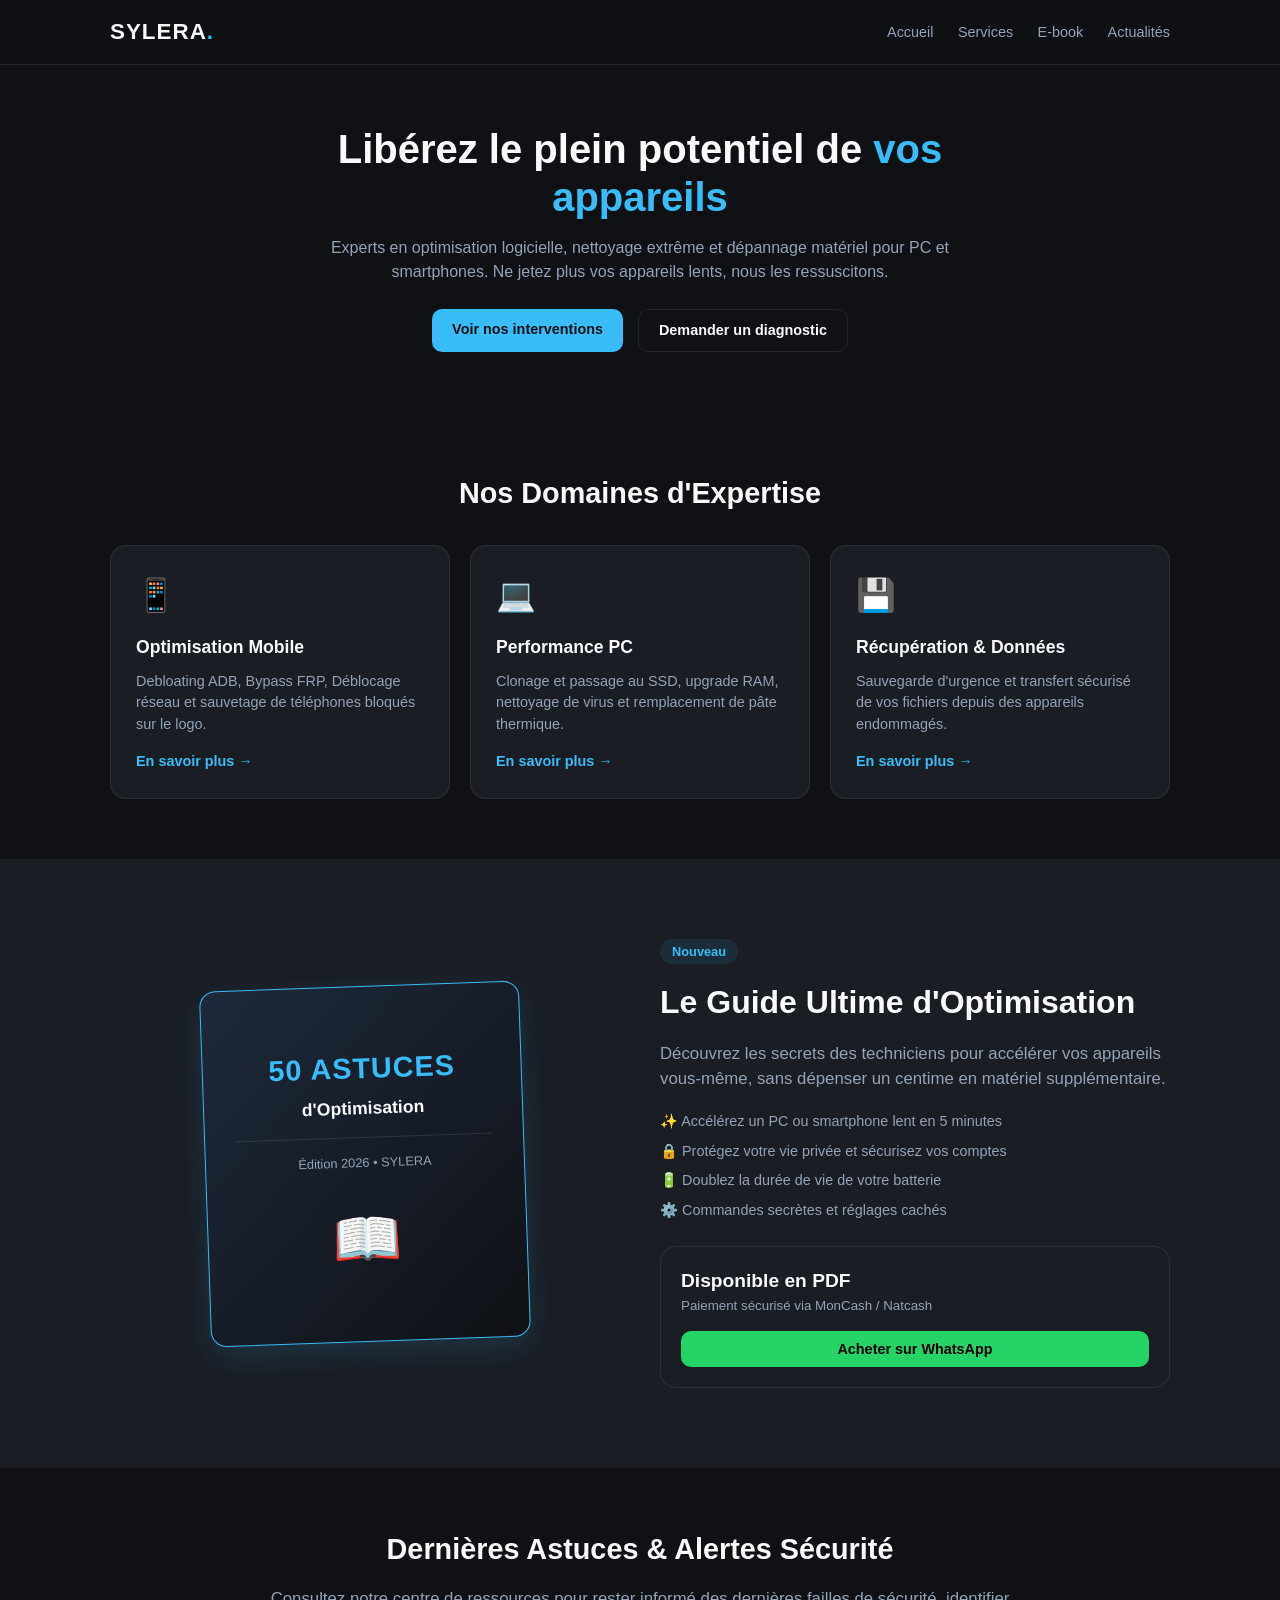
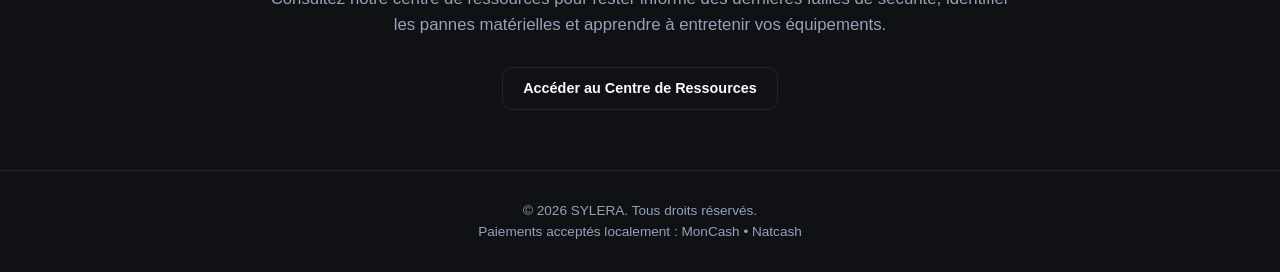
<file: index.html>
<!doctype html>
<html lang="fr">
  <head>
    <meta charset="UTF-8" />
    <meta name="viewport" content="width=device-width, initial-scale=1.0" />
    <title>SYLERA | Optimisation & Dépannage Tech</title>
    <link rel="stylesheet" href="css/style.css" />
  </head>
  <body>
    <!-- Navigation -->
    <header class="navbar">
      <div class="container nav-container">
        <a href="index.html" class="brand-logo">SYLERA<span>.</span></a>
        <nav class="nav-links">
          <a href="index.html" class="highlight">Accueil</a>
          <a href="services.html">Services</a>
          <a href="#ebook">E-book</a>
          <a href="actualites.html">Actualités</a>
        </nav>
      </div>
    </header>

    <!-- Hero Section -->
    <section class="hero">
      <div class="container hero-content">
        <h1 class="reveal">
          Libérez le plein potentiel de
          <span class="highlight">vos appareils</span>
        </h1>
        <p class="reveal reveal-delay-1">
          Experts en optimisation logicielle, nettoyage extrême et dépannage
          matériel pour PC et smartphones. Ne jetez plus vos appareils lents,
          nous les ressuscitons.
        </p>
        <div class="hero-actions reveal reveal-delay-2">
          <a href="services.html" class="btn-primary">Voir nos interventions</a>
          <a href="services.html#diagnostic" class="btn-secondary"
            >Demander un diagnostic</a
          >
        </div>
      </div>
    </section>

    <!-- Aperçu des Services -->
    <section class="services-section">
      <div class="container">
        <h2 class="section-title reveal">Nos Domaines d'Expertise</h2>
        <div class="services-grid">
          <div class="service-card reveal reveal-delay-1">
            <div class="icon">📱</div>
            <h3>Optimisation Mobile</h3>
            <p>
              Debloating ADB, Bypass FRP, Déblocage réseau et sauvetage de
              téléphones bloqués sur le logo.
            </p>
            <a
              href="services.html"
              style="
                color: var(--accent);
                text-decoration: none;
                font-size: 0.9rem;
                font-weight: 700;
                margin-top: 15px;
                display: inline-block;
              "
              >En savoir plus →</a
            >
          </div>

          <div class="service-card reveal reveal-delay-2">
            <div class="icon">💻</div>
            <h3>Performance PC</h3>
            <p>
              Clonage et passage au SSD, upgrade RAM, nettoyage de virus et
              remplacement de pâte thermique.
            </p>
            <a
              href="services.html"
              style="
                color: var(--accent);
                text-decoration: none;
                font-size: 0.9rem;
                font-weight: 700;
                margin-top: 15px;
                display: inline-block;
              "
              >En savoir plus →</a
            >
          </div>

          <div class="service-card reveal reveal-delay-3">
            <div class="icon">💾</div>
            <h3>Récupération & Données</h3>
            <p>
              Sauvegarde d'urgence et transfert sécurisé de vos fichiers depuis
              des appareils endommagés.
            </p>
            <a
              href="services.html"
              style="
                color: var(--accent);
                text-decoration: none;
                font-size: 0.9rem;
                font-weight: 700;
                margin-top: 15px;
                display: inline-block;
              "
              >En savoir plus →</a
            >
          </div>
        </div>
      </div>
    </section>

    <!-- Section E-book -->
    <section
      id="ebook"
      style="background-color: var(--bg-surface); padding: 80px 0"
    >
      <div class="container ebook-container">
        <div class="ebook-visual reveal" style="text-align: center">
          <div
            style="
              background: linear-gradient(135deg, #1e293b, #0f1115);
              border: 1px solid var(--accent);
              border-radius: var(--radius-lg);
              padding: 60px 30px;
              box-shadow: 0 10px 30px rgba(56, 189, 248, 0.15);
              max-width: 320px;
              margin: 0 auto;
              transform: rotate(-2deg);
              transition: transform 0.3s ease;
            "
            onmouseover="this.style.transform = 'rotate(0deg)'"
            onmouseout="this.style.transform = 'rotate(-2deg)'"
          >
            <h3
              style="
                color: var(--accent);
                font-size: 1.8rem;
                margin-bottom: 5px;
                text-transform: uppercase;
                letter-spacing: 1px;
              "
            >
              50 Astuces
            </h3>
            <p
              style="
                color: var(--text-main);
                font-weight: 600;
                font-size: 1.1rem;
                border-bottom: 1px solid rgba(255, 255, 255, 0.1);
                padding-bottom: 15px;
                margin-bottom: 15px;
              "
            >
              d'Optimisation
            </p>
            <p
              style="
                color: var(--text-muted);
                font-size: 0.8rem;
                margin-bottom: 25px;
              "
            >
              Édition 2026 • SYLERA
            </p>
            <div style="font-size: 3.5rem">📖</div>
          </div>
        </div>

        <div class="ebook-details reveal reveal-delay-1">
          <span class="badge">Nouveau</span>
          <h2>Le Guide Ultime d'Optimisation</h2>
          <p
            style="
              color: var(--text-muted);
              font-size: 1.05rem;
              margin-bottom: 20px;
            "
          >
            Découvrez les secrets des techniciens pour accélérer vos appareils
            vous-même, sans dépenser un centime en matériel supplémentaire.
          </p>

          <ul class="ebook-features">
            <li>✨ Accélérez un PC ou smartphone lent en 5 minutes</li>
            <li>🔒 Protégez votre vie privée et sécurisez vos comptes</li>
            <li>🔋 Doublez la durée de vie de votre batterie</li>
            <li>⚙️ Commandes secrètes et réglages cachés</li>
          </ul>

          <div class="pricing-block">
            <div class="price-info">
              <span class="price">Disponible en PDF</span>
              <small>Paiement sécurisé via MonCash / Natcash</small>
            </div>
            <button class="btn-whatsapp" onclick="orderEbook()">
              Acheter sur WhatsApp
            </button>
          </div>
        </div>
      </div>
    </section>

    <!-- Section Actualités -->
    <section class="news-section">
      <div
        class="container reveal"
        style="text-align: center; max-width: 800px"
      >
        <h2 class="section-title" style="margin-bottom: 15px">
          Dernières Astuces & Alertes Sécurité
        </h2>
        <p
          class="reveal reveal-delay-1"
          style="
            color: var(--text-muted);
            margin-bottom: 30px;
            font-size: 1.05rem;
          "
        >
          Consultez notre centre de ressources pour rester informé des dernières
          failles de sécurité, identifier les pannes matérielles et apprendre à
          entretenir vos équipements.
        </p>
        <div class="reveal reveal-delay-2">
          <a href="actualites.html" class="btn-secondary"
            >Accéder au Centre de Ressources</a
          >
        </div>
      </div>
    </section>

    <!-- Footer -->
    <footer class="footer">
      <div class="container footer-content">
        <p>&copy; 2026 SYLERA. Tous droits réservés.</p>
        <p>Paiements acceptés localement : MonCash • Natcash</p>
      </div>
    </footer>

    <script src="js/main.js"></script>
  </body>
</html>
</file>
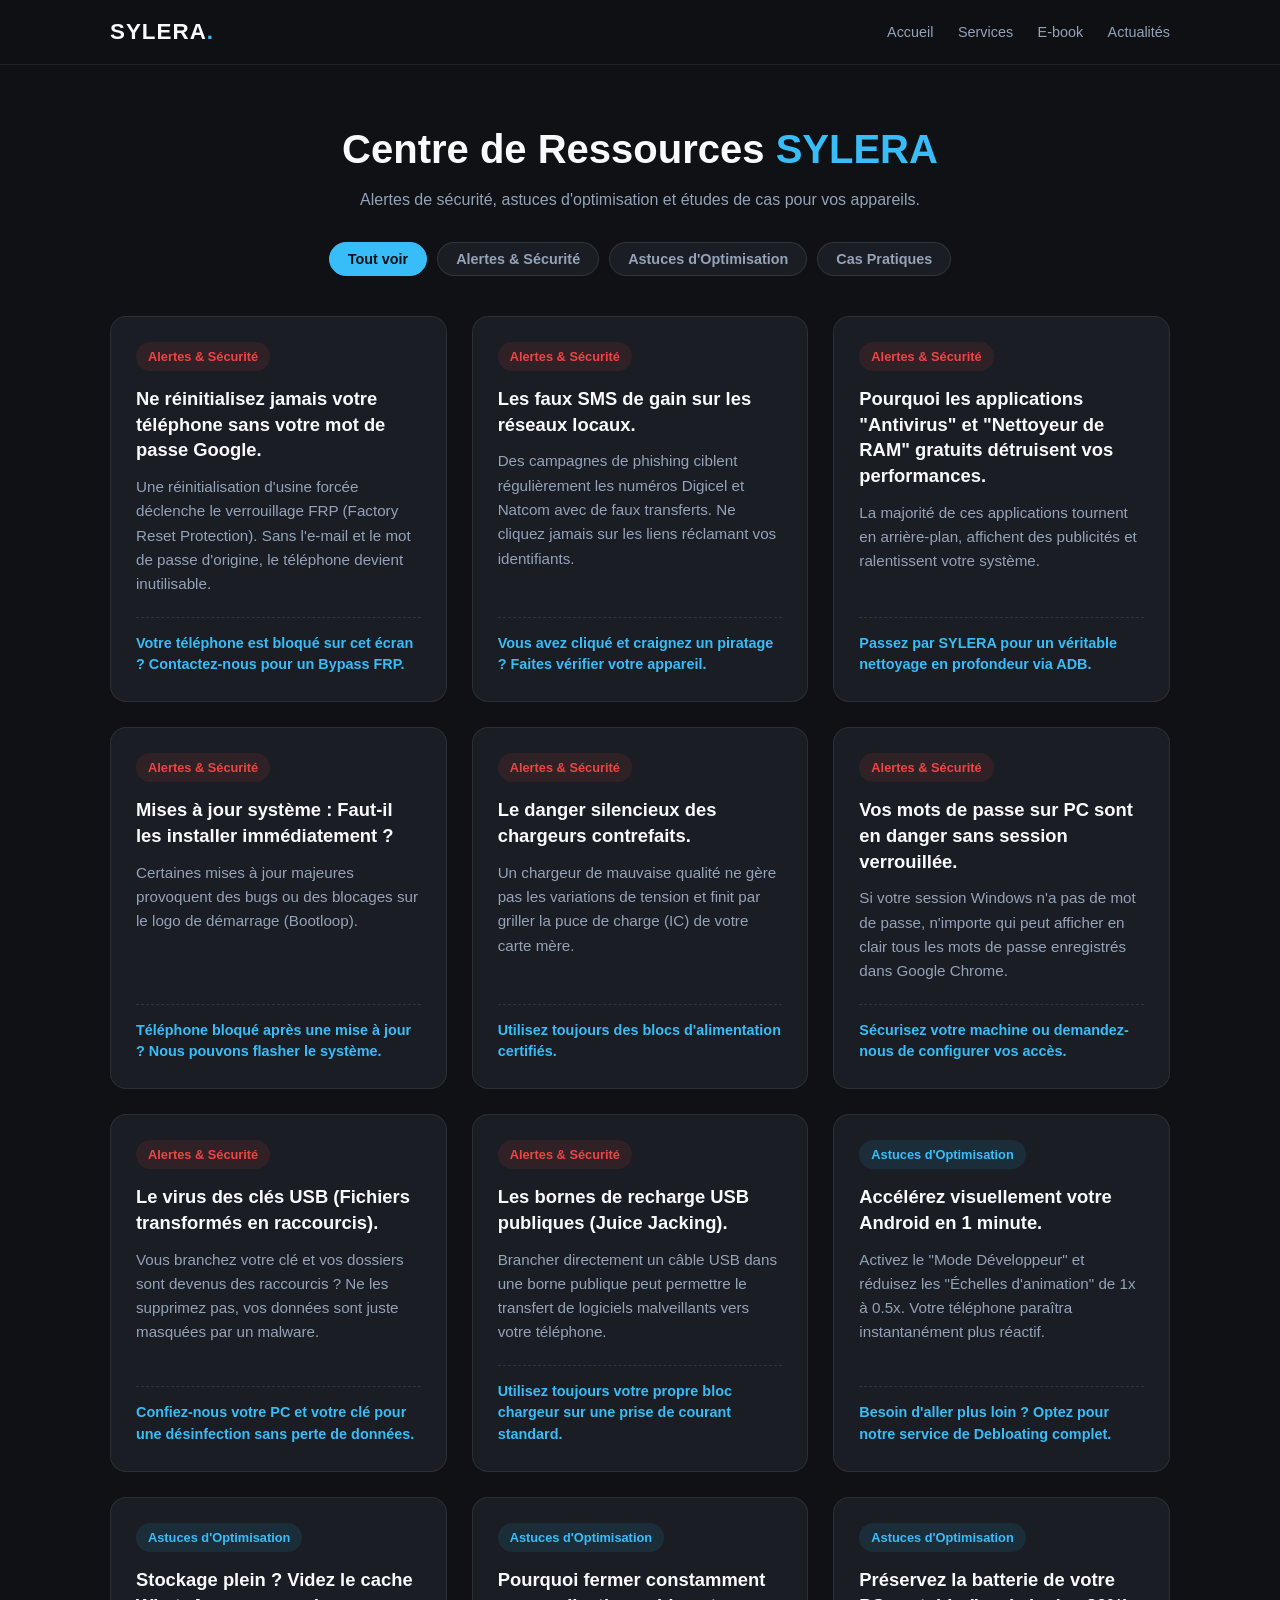
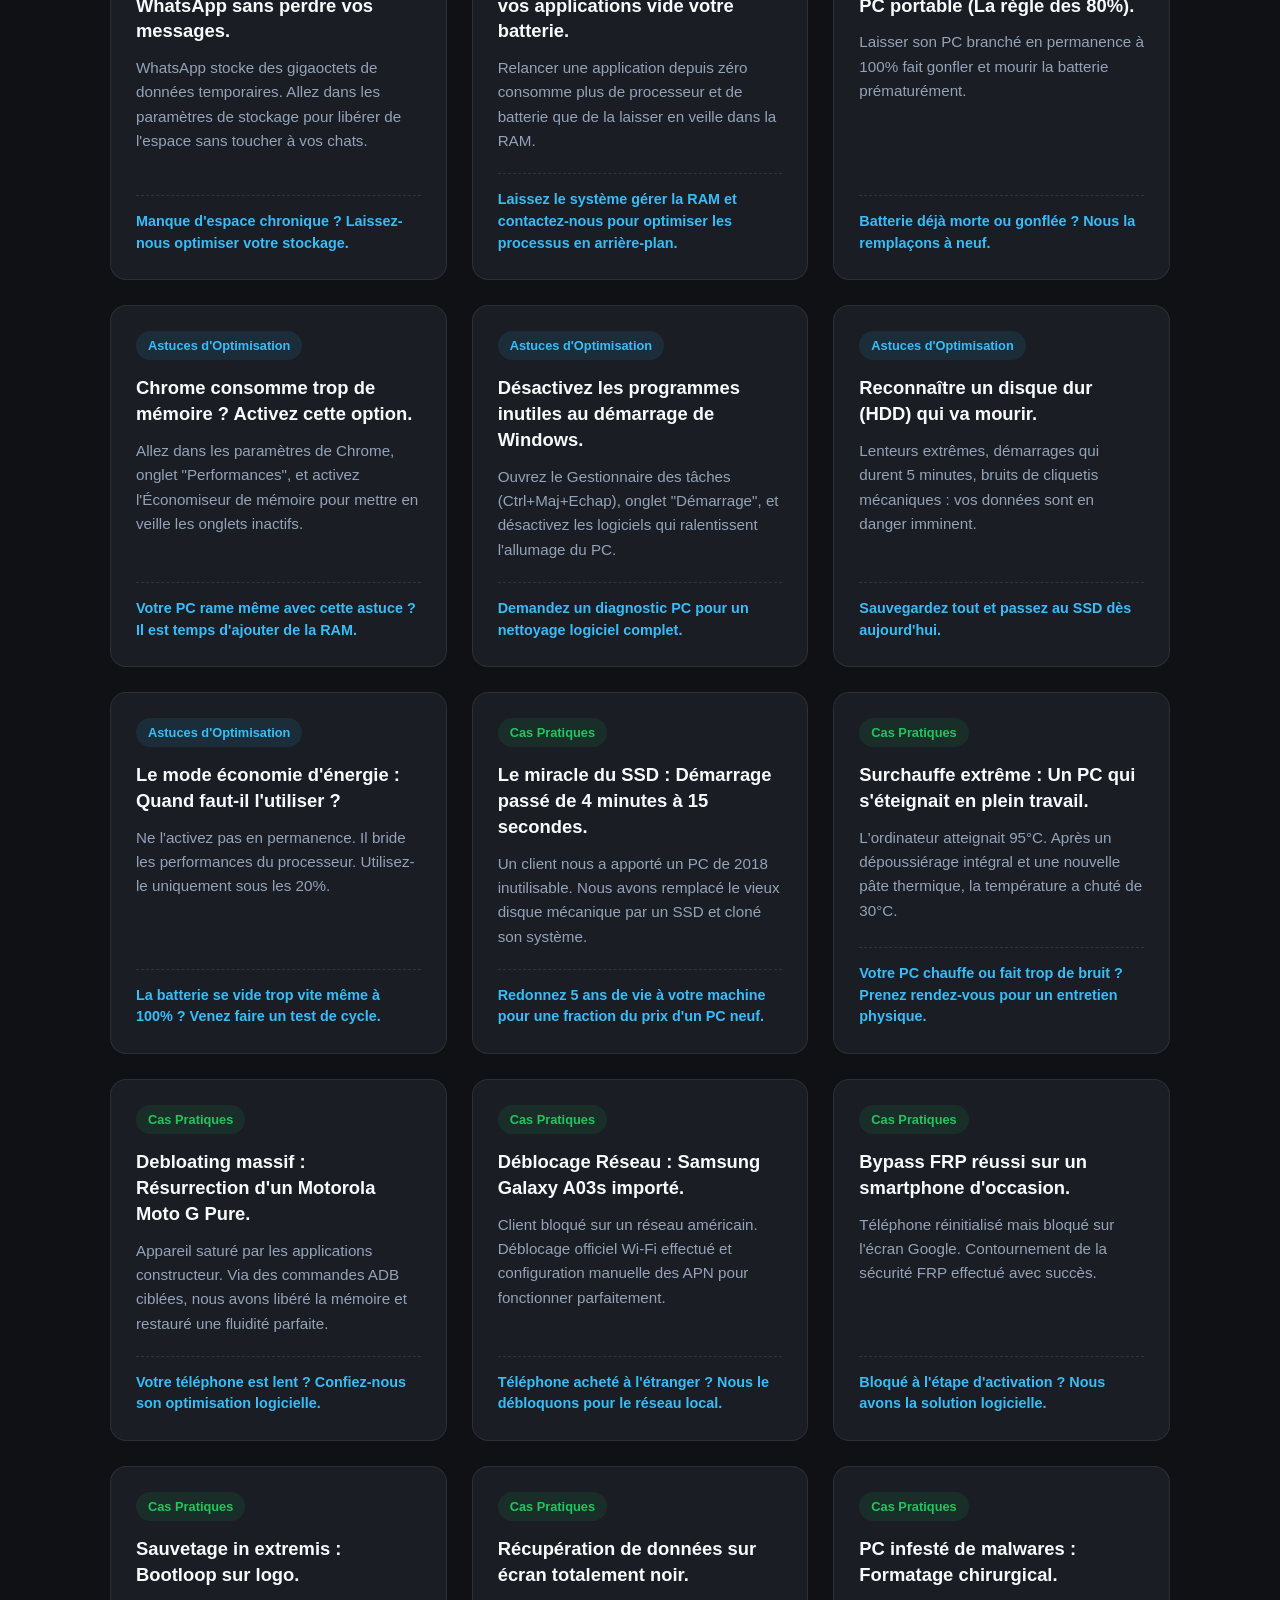
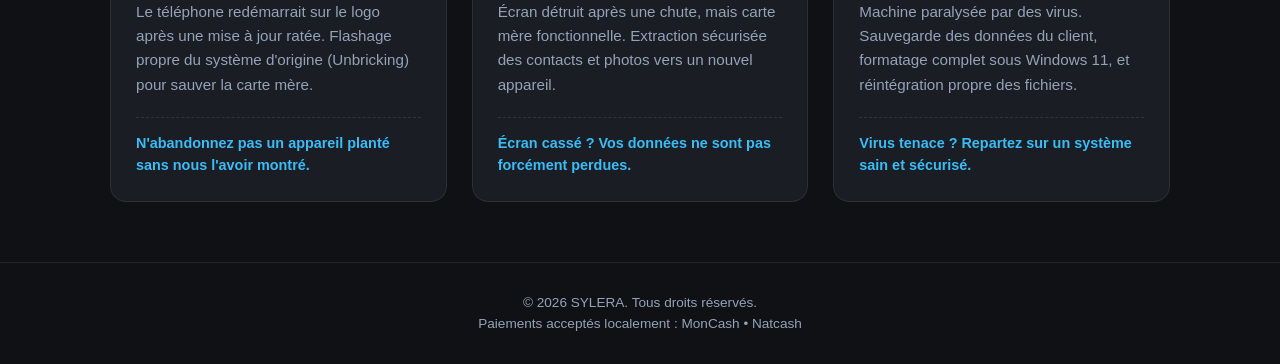
<file: actualites.html>
<!doctype html>
<html lang="fr">
  <head>
    <meta charset="UTF-8" />
    <meta name="viewport" content="width=device-width, initial-scale=1.0" />
    <title>Centre de Ressources | SYLERA</title>
    <link rel="stylesheet" href="css/style.css" />
  </head>
  <body>
    <!-- Navigation -->
    <header class="navbar">
      <div class="container nav-container">
        <a href="index.html" class="brand-logo">SYLERA<span>.</span></a>
        <nav class="nav-links">
          <a href="index.html">Accueil</a>
          <a href="services.html">Services</a>
          <a href="index.html#ebook">E-book</a>
          <a href="actualites.html" class="highlight">Actualités</a>
        </nav>
      </div>
    </header>

    <!-- En-tête de la page -->
    <section class="hero resource-hero">
      <div class="container hero-content">
        <h1 class="reveal">
          Centre de Ressources <span class="highlight">SYLERA</span>
        </h1>
        <p class="reveal reveal-delay-1">
          Alertes de sécurité, astuces d'optimisation et études de cas pour vos
          appareils.
        </p>

        <!-- Barre de filtres -->
        <div class="filters-bar reveal reveal-delay-2">
          <button class="filter-btn active" data-filter="all">Tout voir</button>
          <button class="filter-btn" data-filter="alertes">
            Alertes & Sécurité
          </button>
          <button class="filter-btn" data-filter="astuces">
            Astuces d'Optimisation
          </button>
          <button class="filter-btn" data-filter="cas-pratiques">
            Cas Pratiques
          </button>
        </div>
      </div>
    </section>

    <!-- Grille des articles -->
    <section class="resources-section">
      <div class="container">
        <div class="resources-grid" id="resourcesGrid">
          <!-- ALERTES & SÉCURITÉ -->
          <article
            class="resource-card reveal reveal-delay-1"
            data-category="alertes"
          >
            <span class="badge badge-alert">Alertes & Sécurité</span>
            <h3>
              Ne réinitialisez jamais votre téléphone sans votre mot de passe
              Google.
            </h3>
            <p>
              Une réinitialisation d'usine forcée déclenche le verrouillage FRP
              (Factory Reset Protection). Sans l'e-mail et le mot de passe
              d'origine, le téléphone devient inutilisable.
            </p>
            <span class="action-text"
              >Votre téléphone est bloqué sur cet écran ? Contactez-nous pour un
              Bypass FRP.</span
            >
          </article>

          <article
            class="resource-card reveal reveal-delay-2"
            data-category="alertes"
          >
            <span class="badge badge-alert">Alertes & Sécurité</span>
            <h3>Les faux SMS de gain sur les réseaux locaux.</h3>
            <p>
              Des campagnes de phishing ciblent régulièrement les numéros
              Digicel et Natcom avec de faux transferts. Ne cliquez jamais sur
              les liens réclamant vos identifiants.
            </p>
            <span class="action-text"
              >Vous avez cliqué et craignez un piratage ? Faites vérifier votre
              appareil.</span
            >
          </article>

          <article
            class="resource-card reveal reveal-delay-3"
            data-category="alertes"
          >
            <span class="badge badge-alert">Alertes & Sécurité</span>
            <h3>
              Pourquoi les applications "Antivirus" et "Nettoyeur de RAM"
              gratuits détruisent vos performances.
            </h3>
            <p>
              La majorité de ces applications tournent en arrière-plan,
              affichent des publicités et ralentissent votre système.
            </p>
            <span class="action-text"
              >Passez par SYLERA pour un véritable nettoyage en profondeur via
              ADB.</span
            >
          </article>

          <article
            class="resource-card reveal reveal-delay-1"
            data-category="alertes"
          >
            <span class="badge badge-alert">Alertes & Sécurité</span>
            <h3>
              Mises à jour système : Faut-il les installer immédiatement ?
            </h3>
            <p>
              Certaines mises à jour majeures provoquent des bugs ou des
              blocages sur le logo de démarrage (Bootloop).
            </p>
            <span class="action-text"
              >Téléphone bloqué après une mise à jour ? Nous pouvons flasher le
              système.</span
            >
          </article>

          <article
            class="resource-card reveal reveal-delay-2"
            data-category="alertes"
          >
            <span class="badge badge-alert">Alertes & Sécurité</span>
            <h3>Le danger silencieux des chargeurs contrefaits.</h3>
            <p>
              Un chargeur de mauvaise qualité ne gère pas les variations de
              tension et finit par griller la puce de charge (IC) de votre carte
              mère.
            </p>
            <span class="action-text"
              >Utilisez toujours des blocs d'alimentation certifiés.</span
            >
          </article>

          <article
            class="resource-card reveal reveal-delay-3"
            data-category="alertes"
          >
            <span class="badge badge-alert">Alertes & Sécurité</span>
            <h3>
              Vos mots de passe sur PC sont en danger sans session verrouillée.
            </h3>
            <p>
              Si votre session Windows n'a pas de mot de passe, n'importe qui
              peut afficher en clair tous les mots de passe enregistrés dans
              Google Chrome.
            </p>
            <span class="action-text"
              >Sécurisez votre machine ou demandez-nous de configurer vos
              accès.</span
            >
          </article>

          <article
            class="resource-card reveal reveal-delay-1"
            data-category="alertes"
          >
            <span class="badge badge-alert">Alertes & Sécurité</span>
            <h3>Le virus des clés USB (Fichiers transformés en raccourcis).</h3>
            <p>
              Vous branchez votre clé et vos dossiers sont devenus des
              raccourcis ? Ne les supprimez pas, vos données sont juste masquées
              par un malware.
            </p>
            <span class="action-text"
              >Confiez-nous votre PC et votre clé pour une désinfection sans
              perte de données.</span
            >
          </article>

          <article
            class="resource-card reveal reveal-delay-2"
            data-category="alertes"
          >
            <span class="badge badge-alert">Alertes & Sécurité</span>
            <h3>Les bornes de recharge USB publiques (Juice Jacking).</h3>
            <p>
              Brancher directement un câble USB dans une borne publique peut
              permettre le transfert de logiciels malveillants vers votre
              téléphone.
            </p>
            <span class="action-text"
              >Utilisez toujours votre propre bloc chargeur sur une prise de
              courant standard.</span
            >
          </article>

          <!-- ASTUCES D'OPTIMISATION -->
          <article
            class="resource-card reveal reveal-delay-1"
            data-category="astuces"
          >
            <span class="badge badge-astuce">Astuces d'Optimisation</span>
            <h3>Accélérez visuellement votre Android en 1 minute.</h3>
            <p>
              Activez le "Mode Développeur" et réduisez les "Échelles
              d'animation" de 1x à 0.5x. Votre téléphone paraîtra instantanément
              plus réactif.
            </p>
            <span class="action-text"
              >Besoin d'aller plus loin ? Optez pour notre service de Debloating
              complet.</span
            >
          </article>

          <article
            class="resource-card reveal reveal-delay-2"
            data-category="astuces"
          >
            <span class="badge badge-astuce">Astuces d'Optimisation</span>
            <h3>
              Stockage plein ? Videz le cache WhatsApp sans perdre vos messages.
            </h3>
            <p>
              WhatsApp stocke des gigaoctets de données temporaires. Allez dans
              les paramètres de stockage pour libérer de l'espace sans toucher à
              vos chats.
            </p>
            <span class="action-text"
              >Manque d'espace chronique ? Laissez-nous optimiser votre
              stockage.</span
            >
          </article>

          <article
            class="resource-card reveal reveal-delay-3"
            data-category="astuces"
          >
            <span class="badge badge-astuce">Astuces d'Optimisation</span>
            <h3>
              Pourquoi fermer constamment vos applications vide votre batterie.
            </h3>
            <p>
              Relancer une application depuis zéro consomme plus de processeur
              et de batterie que de la laisser en veille dans la RAM.
            </p>
            <span class="action-text"
              >Laissez le système gérer la RAM et contactez-nous pour optimiser
              les processus en arrière-plan.</span
            >
          </article>

          <article
            class="resource-card reveal reveal-delay-1"
            data-category="astuces"
          >
            <span class="badge badge-astuce">Astuces d'Optimisation</span>
            <h3>
              Préservez la batterie de votre PC portable (La règle des 80%).
            </h3>
            <p>
              Laisser son PC branché en permanence à 100% fait gonfler et mourir
              la batterie prématurément.
            </p>
            <span class="action-text"
              >Batterie déjà morte ou gonflée ? Nous la remplaçons à neuf.</span
            >
          </article>

          <article
            class="resource-card reveal reveal-delay-2"
            data-category="astuces"
          >
            <span class="badge badge-astuce">Astuces d'Optimisation</span>
            <h3>Chrome consomme trop de mémoire ? Activez cette option.</h3>
            <p>
              Allez dans les paramètres de Chrome, onglet "Performances", et
              activez l'Économiseur de mémoire pour mettre en veille les onglets
              inactifs.
            </p>
            <span class="action-text"
              >Votre PC rame même avec cette astuce ? Il est temps d'ajouter de
              la RAM.</span
            >
          </article>

          <article
            class="resource-card reveal reveal-delay-3"
            data-category="astuces"
          >
            <span class="badge badge-astuce">Astuces d'Optimisation</span>
            <h3>Désactivez les programmes inutiles au démarrage de Windows.</h3>
            <p>
              Ouvrez le Gestionnaire des tâches (Ctrl+Maj+Echap), onglet
              "Démarrage", et désactivez les logiciels qui ralentissent
              l'allumage du PC.
            </p>
            <span class="action-text"
              >Demandez un diagnostic PC pour un nettoyage logiciel
              complet.</span
            >
          </article>

          <article
            class="resource-card reveal reveal-delay-1"
            data-category="astuces"
          >
            <span class="badge badge-astuce">Astuces d'Optimisation</span>
            <h3>Reconnaître un disque dur (HDD) qui va mourir.</h3>
            <p>
              Lenteurs extrêmes, démarrages qui durent 5 minutes, bruits de
              cliquetis mécaniques : vos données sont en danger imminent.
            </p>
            <span class="action-text"
              >Sauvegardez tout et passez au SSD dès aujourd'hui.</span
            >
          </article>

          <article
            class="resource-card reveal reveal-delay-2"
            data-category="astuces"
          >
            <span class="badge badge-astuce">Astuces d'Optimisation</span>
            <h3>Le mode économie d'énergie : Quand faut-il l'utiliser ?</h3>
            <p>
              Ne l'activez pas en permanence. Il bride les performances du
              processeur. Utilisez-le uniquement sous les 20%.
            </p>
            <span class="action-text"
              >La batterie se vide trop vite même à 100% ? Venez faire un test
              de cycle.</span
            >
          </article>

          <!-- CAS PRATIQUES -->
          <article
            class="resource-card reveal reveal-delay-1"
            data-category="cas-pratiques"
          >
            <span class="badge badge-cas">Cas Pratiques</span>
            <h3>
              Le miracle du SSD : Démarrage passé de 4 minutes à 15 secondes.
            </h3>
            <p>
              Un client nous a apporté un PC de 2018 inutilisable. Nous avons
              remplacé le vieux disque mécanique par un SSD et cloné son
              système.
            </p>
            <span class="action-text"
              >Redonnez 5 ans de vie à votre machine pour une fraction du prix
              d'un PC neuf.</span
            >
          </article>

          <article
            class="resource-card reveal reveal-delay-2"
            data-category="cas-pratiques"
          >
            <span class="badge badge-cas">Cas Pratiques</span>
            <h3>
              Surchauffe extrême : Un PC qui s'éteignait en plein travail.
            </h3>
            <p>
              L'ordinateur atteignait 95°C. Après un dépoussiérage intégral et
              une nouvelle pâte thermique, la température a chuté de 30°C.
            </p>
            <span class="action-text"
              >Votre PC chauffe ou fait trop de bruit ? Prenez rendez-vous pour
              un entretien physique.</span
            >
          </article>

          <article
            class="resource-card reveal reveal-delay-3"
            data-category="cas-pratiques"
          >
            <span class="badge badge-cas">Cas Pratiques</span>
            <h3>Debloating massif : Résurrection d'un Motorola Moto G Pure.</h3>
            <p>
              Appareil saturé par les applications constructeur. Via des
              commandes ADB ciblées, nous avons libéré la mémoire et restauré
              une fluidité parfaite.
            </p>
            <span class="action-text"
              >Votre téléphone est lent ? Confiez-nous son optimisation
              logicielle.</span
            >
          </article>

          <article
            class="resource-card reveal reveal-delay-1"
            data-category="cas-pratiques"
          >
            <span class="badge badge-cas">Cas Pratiques</span>
            <h3>Déblocage Réseau : Samsung Galaxy A03s importé.</h3>
            <p>
              Client bloqué sur un réseau américain. Déblocage officiel Wi-Fi
              effectué et configuration manuelle des APN pour fonctionner
              parfaitement.
            </p>
            <span class="action-text"
              >Téléphone acheté à l'étranger ? Nous le débloquons pour le réseau
              local.</span
            >
          </article>

          <article
            class="resource-card reveal reveal-delay-2"
            data-category="cas-pratiques"
          >
            <span class="badge badge-cas">Cas Pratiques</span>
            <h3>Bypass FRP réussi sur un smartphone d'occasion.</h3>
            <p>
              Téléphone réinitialisé mais bloqué sur l'écran Google.
              Contournement de la sécurité FRP effectué avec succès.
            </p>
            <span class="action-text"
              >Bloqué à l'étape d'activation ? Nous avons la solution
              logicielle.</span
            >
          </article>

          <article
            class="resource-card reveal reveal-delay-3"
            data-category="cas-pratiques"
          >
            <span class="badge badge-cas">Cas Pratiques</span>
            <h3>Sauvetage in extremis : Bootloop sur logo.</h3>
            <p>
              Le téléphone redémarrait sur le logo après une mise à jour ratée.
              Flashage propre du système d'origine (Unbricking) pour sauver la
              carte mère.
            </p>
            <span class="action-text"
              >N'abandonnez pas un appareil planté sans nous l'avoir
              montré.</span
            >
          </article>

          <article
            class="resource-card reveal reveal-delay-1"
            data-category="cas-pratiques"
          >
            <span class="badge badge-cas">Cas Pratiques</span>
            <h3>Récupération de données sur écran totalement noir.</h3>
            <p>
              Écran détruit après une chute, mais carte mère fonctionnelle.
              Extraction sécurisée des contacts et photos vers un nouvel
              appareil.
            </p>
            <span class="action-text"
              >Écran cassé ? Vos données ne sont pas forcément perdues.</span
            >
          </article>

          <article
            class="resource-card reveal reveal-delay-2"
            data-category="cas-pratiques"
          >
            <span class="badge badge-cas">Cas Pratiques</span>
            <h3>PC infesté de malwares : Formatage chirurgical.</h3>
            <p>
              Machine paralysée par des virus. Sauvegarde des données du client,
              formatage complet sous Windows 11, et réintégration propre des
              fichiers.
            </p>
            <span class="action-text"
              >Virus tenace ? Repartez sur un système sain et sécurisé.</span
            >
          </article>
        </div>
      </div>
    </section>

    <!-- Footer -->
    <footer class="footer">
      <div class="container footer-content">
        <p>&copy; 2026 SYLERA. Tous droits réservés.</p>
        <p>Paiements acceptés localement : MonCash • Natcash</p>
      </div>
    </footer>

    <script src="js/main.js"></script>
  </body>
</html>
</file>
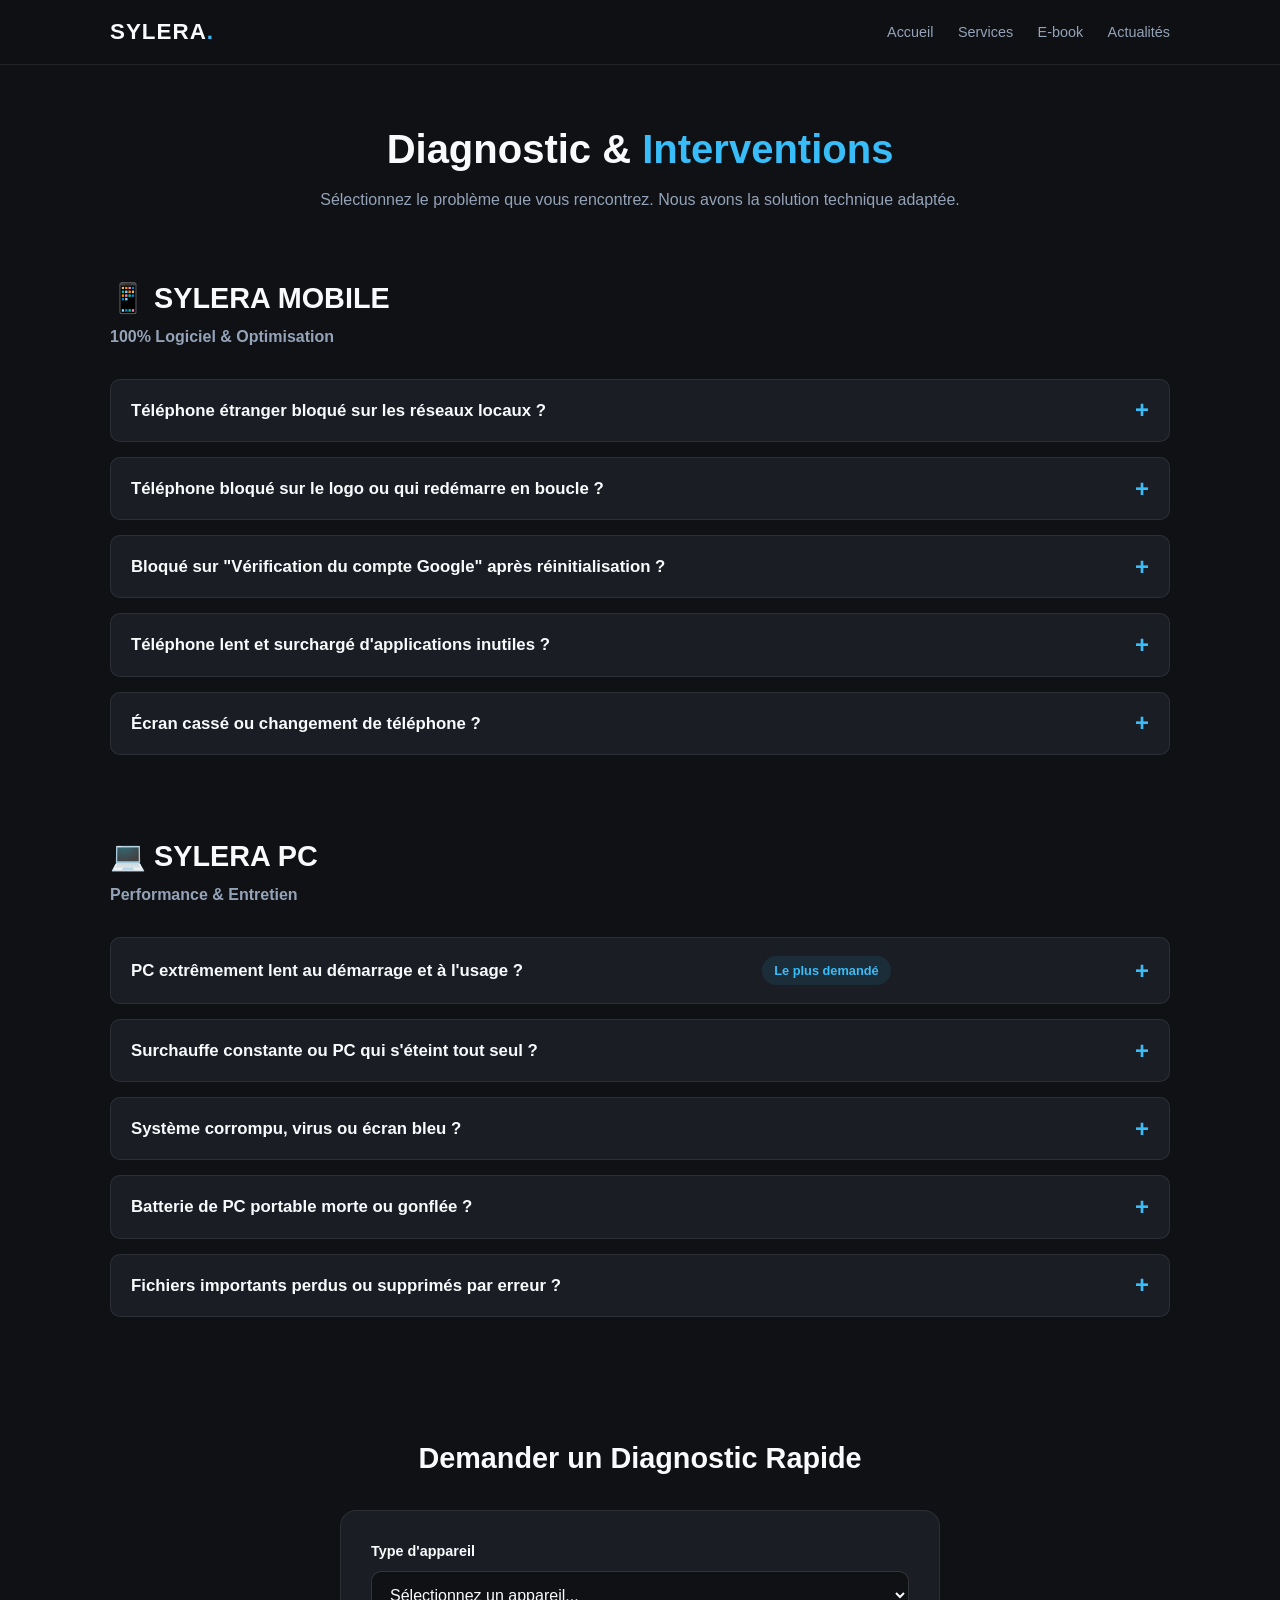
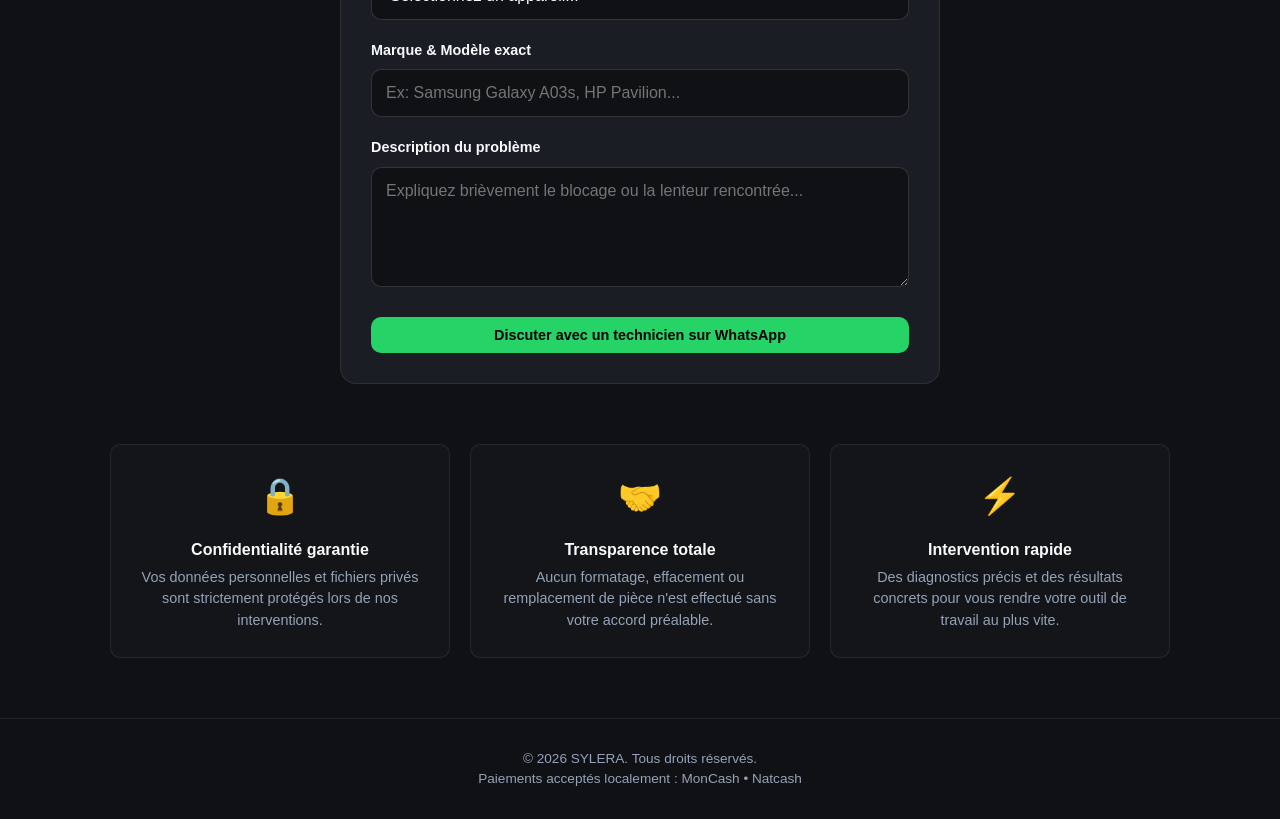
<file: services.html>
<!doctype html>
<html lang="fr">
  <head>
    <meta charset="UTF-8" />
    <meta name="viewport" content="width=device-width, initial-scale=1.0" />
    <title>Nos Services | SYLERA</title>
    <link rel="stylesheet" href="css/style.css" />
  </head>
  <body>
    <!-- Navigation -->
    <header class="navbar">
      <div class="container nav-container">
        <a href="index.html" class="brand-logo">SYLERA<span>.</span></a>
        <nav class="nav-links">
          <a href="index.html">Accueil</a>
          <a href="services.html" class="highlight">Services</a>
          <a href="index.html#ebook">E-book</a>
          <a href="actualites.html">Actualités</a>
        </nav>
      </div>
    </header>

    <!-- En-tête de la page -->
    <section class="hero" style="padding-bottom: 20px">
      <div class="container hero-content">
        <h1>Diagnostic & <span class="highlight">Interventions</span></h1>
        <p>
          Sélectionnez le problème que vous rencontrez. Nous avons la solution
          technique adaptée.
        </p>
      </div>
    </section>

    <!-- SYLERA MOBILE -->
    <section class="services-section" style="padding-top: 20px">
      <div class="container">
        <h2 class="section-title" style="text-align: left">
          📱 SYLERA MOBILE
          <span
            style="
              font-size: 1rem;
              color: var(--text-muted);
              display: block;
              margin-top: 5px;
            "
            >100% Logiciel & Optimisation</span
          >
        </h2>

        <div class="accordion-group">
          <details>
            <summary>
              Téléphone étranger bloqué sur les réseaux locaux ?
            </summary>
            <p>
              <strong>Solution SYLERA :</strong> Déblocage Réseau (Carrier
              Unlock) & Configuration manuelle des APN pour garantir l'accès aux
              données mobiles (Digicel, Natcom).
            </p>
            <button
              class="btn-service-direct"
              onclick="commanderServiceDirect('Déblocage Réseau et APN')"
            >
              Réserver cette intervention
            </button>
          </details>

          <details>
            <summary>
              Téléphone bloqué sur le logo ou qui redémarre en boucle ?
            </summary>
            <p>
              <strong>Solution SYLERA :</strong> Flash et Unbricking. Nous
              réinstallons le système d'exploitation proprement pour sauver un
              appareil considéré comme "mort".
            </p>
            <button
              class="btn-service-direct"
              onclick="commanderServiceDirect('Flash et Unbricking')"
            >
              Réserver cette intervention
            </button>
          </details>

          <details>
            <summary>
              Bloqué sur "Vérification du compte Google" après réinitialisation
              ?
            </summary>
            <p>
              <strong>Solution SYLERA :</strong> Bypass FRP (Factory Reset
              Protection) pour vous redonner l'accès complet à votre appareil
              verrouillé.
            </p>
            <button
              class="btn-service-direct"
              onclick="commanderServiceDirect('Bypass FRP (Compte Google)')"
            >
              Réserver cette intervention
            </button>
          </details>

          <details>
            <summary>
              Téléphone lent et surchargé d'applications inutiles ?
            </summary>
            <p>
              <strong>Solution SYLERA :</strong> Nettoyage Extrême & Debloating.
              Utilisation de commandes ADB avancées pour supprimer de force les
              applications systèmes (bloatwares) et libérer la RAM.
            </p>
            <button
              class="btn-service-direct"
              onclick="
                commanderServiceDirect('Nettoyage Extrême & Debloating ADB')
              "
            >
              Réserver cette intervention
            </button>
          </details>

          <details>
            <summary>Écran cassé ou changement de téléphone ?</summary>
            <p>
              <strong>Solution SYLERA :</strong> Récupération et transfert
              sécurisé de données. Nous migrons vos contacts, photos et
              historiques WhatsApp, même depuis un appareil endommagé.
            </p>
            <button
              class="btn-service-direct"
              onclick="
                commanderServiceDirect('Récupération et Transfert de données')
              "
            >
              Réserver cette intervention
            </button>
          </details>
        </div>
      </div>
    </section>

    <!-- SYLERA PC -->
    <section class="services-section" style="padding-top: 20px">
      <div class="container">
        <h2 class="section-title" style="text-align: left">
          💻 SYLERA PC
          <span
            style="
              font-size: 1rem;
              color: var(--text-muted);
              display: block;
              margin-top: 5px;
            "
            >Performance & Entretien</span
          >
        </h2>

        <div class="accordion-group">
          <details>
            <summary>
              PC extrêmement lent au démarrage et à l'usage ?
              <span class="badge" style="margin-left: 10px"
                >Le plus demandé</span
              >
            </summary>
            <p>
              <strong>Solution SYLERA :</strong> Upgrade de la RAM et
              remplacement de votre vieux disque dur mécanique par un SSD/NVMe
              ultrarapide. Nous clonons l'intégralité de votre système : vous
              retrouvez votre PC identique, mais 10x plus rapide.
            </p>
            <button
              class="btn-service-direct"
              onclick="commanderServiceDirect('Upgrade SSD/NVMe et RAM')"
            >
              Réserver cette intervention
            </button>
          </details>

          <details>
            <summary>
              Surchauffe constante ou PC qui s'éteint tout seul ?
            </summary>
            <p>
              <strong>Solution SYLERA :</strong> Nettoyage en profondeur des
              ventilateurs et remplacement de la pâte thermique (CPU/GPU) pour
              éviter que vos composants ne brûlent.
            </p>
            <button
              class="btn-service-direct"
              onclick="commanderServiceDirect('Nettoyage et Pâte Thermique PC')"
            >
              Réserver cette intervention
            </button>
          </details>

          <details>
            <summary>Système corrompu, virus ou écran bleu ?</summary>
            <p>
              <strong>Solution SYLERA :</strong> Formatage et installation
              propre de l'OS (Windows 10/11 ou Linux), optimisation des
              processus de démarrage et mise à jour rigoureuse de tous les
              pilotes (Drivers).
            </p>
            <button
              class="btn-service-direct"
              onclick="
                commanderServiceDirect('Formatage et Installation OS propre')
              "
            >
              Réserver cette intervention
            </button>
          </details>

          <details>
            <summary>Batterie de PC portable morte ou gonflée ?</summary>
            <p>
              <strong>Solution SYLERA :</strong> Remplacement sécurisé par une
              batterie neuve pour redonner son autonomie à votre machine et
              éviter les risques matériels.
            </p>
            <button
              class="btn-service-direct"
              onclick="commanderServiceDirect('Remplacement Batterie PC')"
            >
              Réserver cette intervention
            </button>
          </details>

          <details>
            <summary>
              Fichiers importants perdus ou supprimés par erreur ?
            </summary>
            <p>
              <strong>Solution SYLERA :</strong> Sauvegarde logicielle d'urgence
              et récupération de données sur disques fonctionnels.
            </p>
            <button
              class="btn-service-direct"
              onclick="
                commanderServiceDirect('Récupération de données perdues')
              "
            >
              Réserver cette intervention
            </button>
          </details>
        </div>
      </div>
    </section>

    <!-- Formulaire de Contact Dynamique -->
    <section id="diagnostic" class="news-section">
      <div class="container">
        <h2 class="section-title">Demander un Diagnostic Rapide</h2>

        <form
          id="diagnosticForm"
          class="diagnostic-form"
          onsubmit="handleDiagnosticForm(event)"
        >
          <div class="form-group">
            <label for="deviceType">Type d'appareil</label>
            <select id="deviceType" class="form-control" required>
              <option value="" disabled selected>
                Sélectionnez un appareil...
              </option>
              <option value="Mobile (Android/iOS)">Mobile (Android/iOS)</option>
              <option value="PC Portable">PC Portable</option>
              <option value="PC de Bureau">PC de Bureau</option>
            </select>
          </div>

          <div class="form-group">
            <label for="deviceModel">Marque & Modèle exact</label>
            <input
              type="text"
              id="deviceModel"
              class="form-control"
              placeholder="Ex: Samsung Galaxy A03s, HP Pavilion..."
              required
            />
          </div>

          <div class="form-group">
            <label for="problemDesc">Description du problème</label>
            <textarea
              id="problemDesc"
              class="form-control"
              placeholder="Expliquez brièvement le blocage ou la lenteur rencontrée..."
              required
            ></textarea>
          </div>

          <button type="submit" class="btn-whatsapp" style="margin-top: 10px">
            Discuter avec un technicien sur WhatsApp
          </button>
        </form>
      </div>
    </section>

    <!-- Réassurance -->
    <section class="services-section" style="padding-top: 0">
      <div class="container">
        <div class="reassurance-grid">
          <div class="reassurance-card">
            <div class="icon">🔒</div>
            <h4>Confidentialité garantie</h4>
            <p
              style="
                color: var(--text-muted);
                font-size: 0.9rem;
                margin-top: 5px;
              "
            >
              Vos données personnelles et fichiers privés sont strictement
              protégés lors de nos interventions.
            </p>
          </div>
          <div class="reassurance-card">
            <div class="icon">🤝</div>
            <h4>Transparence totale</h4>
            <p
              style="
                color: var(--text-muted);
                font-size: 0.9rem;
                margin-top: 5px;
              "
            >
              Aucun formatage, effacement ou remplacement de pièce n'est
              effectué sans votre accord préalable.
            </p>
          </div>
          <div class="reassurance-card">
            <div class="icon">⚡</div>
            <h4>Intervention rapide</h4>
            <p
              style="
                color: var(--text-muted);
                font-size: 0.9rem;
                margin-top: 5px;
              "
            >
              Des diagnostics précis et des résultats concrets pour vous rendre
              votre outil de travail au plus vite.
            </p>
          </div>
        </div>
      </div>
    </section>

    <footer class="footer">
      <div class="container footer-content">
        <p>&copy; 2026 SYLERA. Tous droits réservés.</p>
        <p>Paiements acceptés localement : MonCash • Natcash</p>
      </div>
    </footer>

    <script src="js/main.js"></script>
  </body>
</html>
</file>
<file: css/style.css>
/* Variables de thème (Mode Sombre / Compact) */
:root {
  --bg-base: #0f1115; /* Noir profond (Onyx) */
  --bg-surface: #1a1d24; /* Gris anthracite pour les cartes */
  --text-main: #f8fafc; /* Blanc cassé lisible */
  --text-muted: #94a3b8; /* Gris pour les textes secondaires */
  --accent: #38bdf8; /* Bleu tech professionnel */
  --radius-lg: 16px; /* Arrondis doux pour les sections */
  --radius-btn: 10px; /* Arrondis précis pour les boutons */
  --border-subtle: 1px solid rgba(255, 255, 255, 0.08);
}

/* Réinitialisation compacte */
* {
  margin: 0;
  padding: 0;
  box-sizing: border-box;
  font-family:
    -apple-system, BlinkMacSystemFont, "Segoe UI", Roboto, Helvetica, Arial,
    sans-serif;
}

body {
  background-color: var(--bg-base);
  color: var(--text-main);
  line-height: 1.5;
}

.container {
  max-width: 1100px;
  margin: 0 auto;
  padding: 0 20px;
}

/* En-tête */
.navbar {
  background: rgba(15, 17, 21, 0.8);
  backdrop-filter: blur(10px);
  border-bottom: var(--border-subtle);
  position: sticky;
  top: 0;
  z-index: 100;
}

.nav-container {
  display: flex;
  justify-content: space-between;
  align-items: center;
  padding: 15px 20px;
}

.brand-logo {
  color: var(--text-main);
  font-size: 1.4rem;
  font-weight: 700;
  text-decoration: none;
  letter-spacing: 1px;
}

.brand-logo span {
  color: var(--accent);
}

.nav-links a {
  color: var(--text-muted);
  text-decoration: none;
  margin-left: 20px;
  font-size: 0.9rem;
  transition: color 0.2s;
}

.nav-links a:hover {
  color: var(--text-main);
}

/* Boutons */
.btn-primary,
.btn-secondary,
.btn-whatsapp {
  display: inline-block;
  padding: 10px 20px;
  border-radius: var(--radius-btn);
  font-weight: 600;
  text-decoration: none;
  font-size: 0.9rem;
  cursor: pointer;
  transition: all 0.2s ease;
  border: none;
}

.btn-primary {
  background-color: var(--accent);
  color: #0f1115;
}

.btn-primary:hover {
  opacity: 0.9;
  transform: translateY(-2px);
}

.btn-secondary {
  background-color: transparent;
  color: var(--text-main);
  border: var(--border-subtle);
}

.btn-secondary:hover {
  background-color: var(--bg-surface);
}

.btn-whatsapp {
  background-color: #25d366; /* Vert officiel WhatsApp */
  color: #000;
  width: 100%;
}

/* Sections Globales (Compactes) */
section {
  padding: 60px 0;
}

.section-title {
  font-size: 1.8rem;
  margin-bottom: 30px;
  text-align: center;
}

/* Hero Section */
.hero-content {
  text-align: center;
  max-width: 700px;
}

.hero h1 {
  font-size: 2.5rem;
  margin-bottom: 15px;
  line-height: 1.2;
}

.hero p {
  color: var(--text-muted);
  margin-bottom: 25px;
}

.highlight {
  color: var(--accent);
}

.hero-actions {
  display: flex;
  gap: 15px;
  justify-content: center;
}

/* Grilles (Services & News) */
.services-grid,
.news-grid {
  display: grid;
  grid-template-columns: repeat(auto-fit, minmax(280px, 1fr));
  gap: 20px;
}

/* Cartes (Le Radius "Apple" / "Stripe") */
.service-card,
.news-card,
.ebook-preview {
  background-color: var(--bg-surface);
  border: var(--border-subtle);
  border-radius: var(--radius-lg);
  padding: 25px;
  transition: transform 0.2s;
}

.service-card:hover,
.news-card:hover {
  transform: translateY(-5px);
  border-color: rgba(255, 255, 255, 0.2);
}

.service-card .icon {
  font-size: 2rem;
  margin-bottom: 15px;
}

.service-card h3 {
  margin-bottom: 10px;
  font-size: 1.1rem;
}

.service-card p,
.news-card p {
  color: var(--text-muted);
  font-size: 0.9rem;
}

/* E-book Section */
.ebook-container {
  display: grid;
  grid-template-columns: 1fr 1fr;
  gap: 40px;
  align-items: center;
}

.badge {
  background-color: rgba(56, 189, 248, 0.1);
  color: var(--accent);
  padding: 5px 12px;
  border-radius: 20px;
  font-size: 0.8rem;
  font-weight: 600;
}

.ebook-details h2 {
  margin: 15px 0;
  font-size: 2rem;
}

.ebook-features {
  list-style: none;
  margin: 20px 0;
}

.ebook-features li {
  color: var(--text-muted);
  font-size: 0.9rem;
  margin-bottom: 8px;
}

.pricing-block {
  background-color: var(--bg-surface);
  border: var(--border-subtle);
  border-radius: var(--radius-lg);
  padding: 20px;
  margin-top: 25px;
}

.price-info {
  display: flex;
  flex-direction: column;
  margin-bottom: 15px;
}

.price {
  font-size: 1.2rem;
  font-weight: bold;
}

.price-info small {
  color: var(--text-muted);
}

/* Footer */
.footer {
  border-top: var(--border-subtle);
  padding: 30px 0;
  text-align: center;
  color: var(--text-muted);
  font-size: 0.85rem;
}

/* Responsive pour Mobile */
@media (max-width: 768px) {
  .nav-container {
    flex-direction: column;
    gap: 15px;
    padding-bottom: 15px;
  }

  .nav-links {
    display: flex;
    flex-wrap: wrap;
    justify-content: center;
    gap: 15px;
  }

  .nav-links a {
    margin-left: 0;
  }

  .ebook-container {
    grid-template-columns: 1fr;
  }

  .hero h1 {
    font-size: 2rem;
  }
}

/* =========================================
   NOUVEAUX STYLES : ACCORDÉONS SERVICES
   ========================================= */
.accordion-group {
  display: flex;
  flex-direction: column;
  gap: 15px;
}

details {
  background-color: var(--bg-surface);
  border: var(--border-subtle);
  border-radius: var(--radius-btn);
  padding: 18px 20px;
  transition: all 0.2s ease;
}

details[open] {
  border-color: var(--accent);
  background-color: rgba(26, 29, 36, 0.8);
}

summary {
  font-weight: 600;
  font-size: 1.05rem;
  cursor: pointer;
  list-style: none;
  display: flex;
  justify-content: space-between;
  align-items: center;
  color: var(--text-main);
}

summary::-webkit-details-marker {
  display: none;
}

summary::after {
  content: "+";
  color: var(--accent);
  font-size: 1.5rem;
  line-height: 1;
  margin-left: 15px;
}

details[open] summary::after {
  content: "−";
}

details p {
  margin-top: 15px;
  padding-top: 15px;
  border-top: var(--border-subtle);
  color: var(--text-muted);
  font-size: 0.95rem;
  line-height: 1.6;
}

/* =========================================
   NOUVEAUX STYLES : BOUTON SERVICE DIRECT
   ========================================= */
.btn-service-direct {
  background: transparent;
  color: var(--accent);
  border: 1px solid var(--accent);
  padding: 8px 16px;
  border-radius: var(--radius-btn);
  font-size: 0.9rem;
  font-family: inherit;
  font-weight: 600;
  cursor: pointer;
  margin-top: 15px;
  transition: all 0.2s ease;
}

.btn-service-direct:hover {
  background: var(--accent);
  color: #0f1115;
}

/* =========================================
   NOUVEAUX STYLES : FORMULAIRE & RÉASSURANCE
   ========================================= */
.diagnostic-form {
  background-color: var(--bg-surface);
  border: var(--border-subtle);
  border-radius: var(--radius-lg);
  padding: 30px;
  max-width: 600px;
  margin: 0 auto;
  display: flex;
  flex-direction: column;
  gap: 20px;
}

.form-group {
  display: flex;
  flex-direction: column;
  gap: 8px;
  text-align: left;
}

.form-group label {
  font-size: 0.9rem;
  color: var(--text-main);
  font-weight: 600;
}

.form-control {
  background-color: var(--bg-base);
  border: 1px solid rgba(255, 255, 255, 0.15);
  color: var(--text-main);
  padding: 14px;
  border-radius: var(--radius-btn);
  font-size: 1rem;
  font-family: inherit;
  transition: border-color 0.2s;
}

.form-control:focus {
  outline: none;
  border-color: var(--accent);
}

textarea.form-control {
  resize: vertical;
  min-height: 120px;
}

.reassurance-grid {
  display: grid;
  grid-template-columns: repeat(auto-fit, minmax(250px, 1fr));
  gap: 20px;
}

.reassurance-card {
  background: rgba(255, 255, 255, 0.02);
  border: var(--border-subtle);
  border-radius: var(--radius-btn);
  padding: 25px;
  text-align: center;
}

.reassurance-card .icon {
  font-size: 2.2rem;
  margin-bottom: 15px;
}

/* =========================================
   PAGE ACTUALITÉS / RESSOURCES
   ========================================= */
.resource-hero {
  padding-bottom: 20px;
}

/* Barre de filtres */
.filters-bar {
  display: flex;
  flex-wrap: wrap;
  justify-content: center;
  gap: 10px;
  margin-top: 30px;
}

.filter-btn {
  background-color: var(--bg-surface);
  color: var(--text-muted);
  border: 1px solid rgba(255, 255, 255, 0.1);
  padding: 8px 18px;
  border-radius: 30px; /* Style pilule */
  font-size: 0.9rem;
  font-weight: 600;
  cursor: pointer;
  transition: all 0.3s ease;
}

.filter-btn:hover {
  background-color: rgba(56, 189, 248, 0.1);
  color: var(--text-main);
}

.filter-btn.active {
  background-color: var(--accent);
  color: #0f1115;
  border-color: var(--accent);
}

/* Grille Responsive Exacte (CSS Grid) */
.resources-section {
  padding-top: 20px;
}

.resources-grid {
  display: grid;
  gap: 25px;
  /* 1 Colonne sur Mobile par défaut */
  grid-template-columns: 1fr;
}

/* 2 Colonnes sur Tablette */
@media (min-width: 768px) {
  .resources-grid {
    grid-template-columns: repeat(2, 1fr);
  }
}

/* 3 Colonnes sur PC */
@media (min-width: 1024px) {
  .resources-grid {
    grid-template-columns: repeat(3, 1fr);
  }
}

/* Design des Cartes Ressources */
.resource-card {
  background-color: var(--bg-surface);
  border: var(--border-subtle);
  border-radius: var(--radius-lg);
  padding: 25px;
  display: flex;
  flex-direction: column;
  transition:
    transform 0.2s,
    box-shadow 0.2s;
  animation: fadeIn 0.4s ease forwards;
}

.resource-card:hover {
  transform: translateY(-5px);
  border-color: rgba(255, 255, 255, 0.2);
}

/* Badges spécifiques par catégorie */
.resource-card .badge {
  align-self: flex-start;
  margin-bottom: 15px;
  margin-left: 0;
}
.badge-alert {
  background-color: rgba(239, 68, 68, 0.1); /* Rouge doux */
  color: #ef4444;
}
.badge-astuce {
  background-color: rgba(56, 189, 248, 0.1); /* Bleu SYLERA */
  color: var(--accent);
}
.badge-cas {
  background-color: rgba(34, 197, 94, 0.1); /* Vert doux */
  color: #22c55e;
}

.resource-card h3 {
  font-size: 1.15rem;
  margin-bottom: 12px;
  line-height: 1.4;
  color: var(--text-main);
}

.resource-card p {
  color: var(--text-muted);
  font-size: 0.95rem;
  line-height: 1.6;
  margin-bottom: 20px;
  flex-grow: 1; /* Pousse le Call-to-action vers le bas */
}

.action-text {
  font-size: 0.9rem;
  font-weight: 700;
  color: var(--accent);
  margin-top: auto;
  padding-top: 15px;
  border-top: 1px dashed rgba(255, 255, 255, 0.1);
}

/* Animation d'apparition lors du filtrage */
@keyframes fadeIn {
  from {
    opacity: 0;
    transform: translateY(10px);
  }
  to {
    opacity: 1;
    transform: translateY(0);
  }
}

/* =========================================
   ANIMATIONS AU DÉFILEMENT (Style Premium)
   ========================================= */
.reveal {
  opacity: 0;
  transform: translateY(40px); /* Décalage vers le bas */
  /* Courbe cubic-bezier pour un effet de ralentissement en fin de mouvement (très Apple) */
  transition:
    opacity 0.8s cubic-bezier(0.16, 1, 0.3, 1),
    transform 0.8s cubic-bezier(0.16, 1, 0.3, 1);
}

.reveal.active {
  opacity: 1;
  transform: translateY(0);
}

/* Délais pour créer un effet d'apparition en cascade sur les grilles */
.reveal-delay-1 {
  transition-delay: 0.1s;
}
.reveal-delay-2 {
  transition-delay: 0.2s;
}
.reveal-delay-3 {
  transition-delay: 0.3s;
}
</file>
